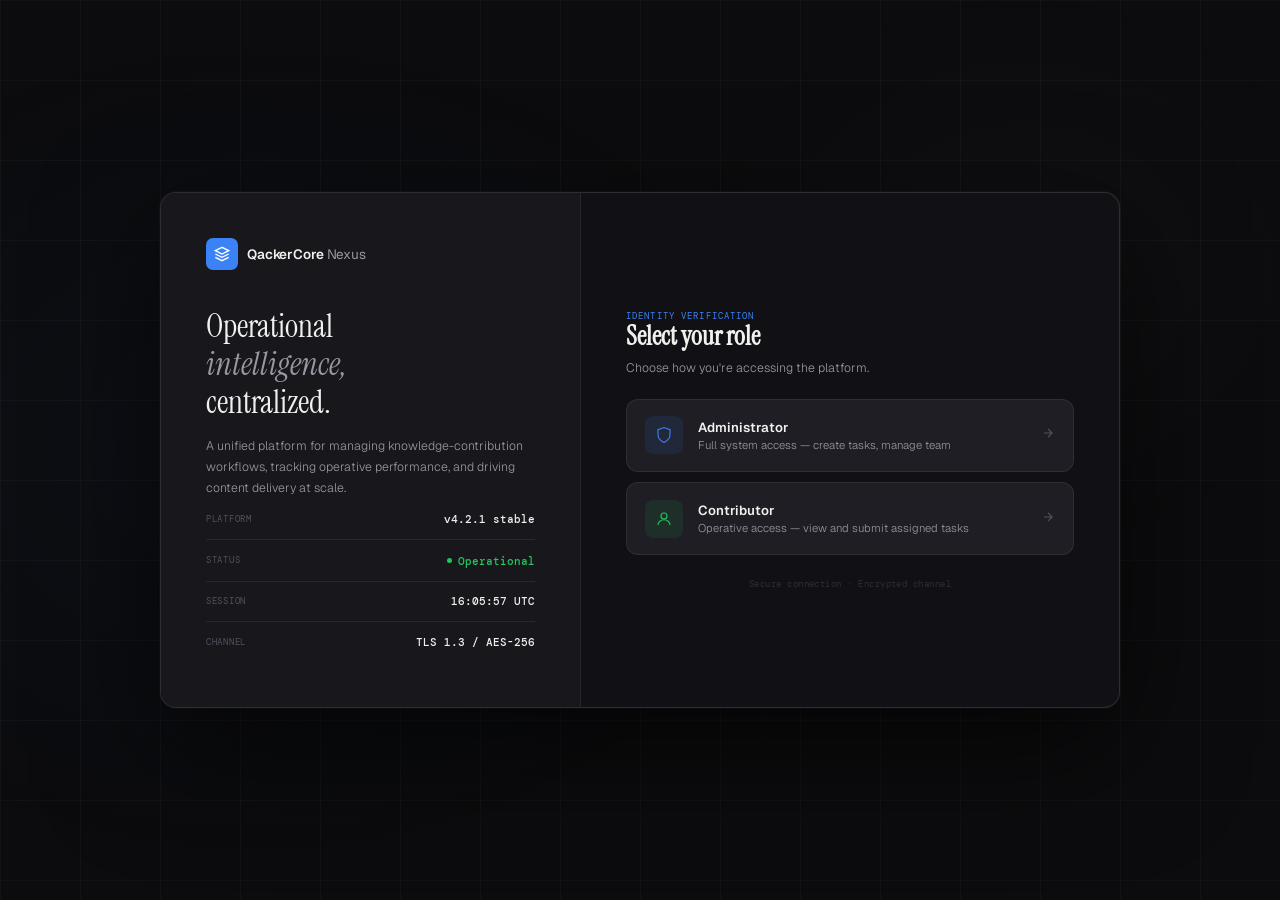
<file: index.html>
<!DOCTYPE html>
<html lang="en">

<head>
    <meta charset="UTF-8">
    <meta name="viewport" content="width=device-width, initial-scale=1.0">
    <title>QackerCore — Login</title>
    <link rel="preconnect" href="https://fonts.googleapis.com">
    <link
        href="https://fonts.googleapis.com/css2?family=Instrument+Serif:ital@0;1&family=DM+Mono:wght@300;400;500&family=Geist:wght@300;400;500;600&display=swap"
        rel="stylesheet">
    <link rel="stylesheet" href="index.css">
</head>

<body>

    <section id="login-page" class="page active">
        <div class="login-root">
            <div class="login-shell">

                <!-- Brand left -->
                <div class="login-brand">
                    <div class="brand-top">
                        <div class="brand-wordmark">
                            <div class="brand-icon">
                                <svg viewBox="0 0 24 24" fill="none" stroke="#fff" stroke-width="2" width="16"
                                    height="16">
                                    <path d="M12 2L2 7l10 5 10-5-10-5zM2 17l10 5 10-5M2 12l10 5 10-5" />
                                </svg>
                            </div>
                            <div class="brand-name">QackerCore <span>Nexus</span></div>
                        </div>
                        <div class="brand-headline">
                            Operational<br><em>intelligence,</em><br>centralized.
                        </div>
                        <p class="brand-desc" style="margin-top:1rem">
                            A unified platform for managing knowledge-contribution workflows, tracking operative
                            performance, and driving content delivery at scale.
                        </p>
                    </div>
                    <div class="brand-stats">
                        <div class="stat-row">
                            <span class="stat-label">PLATFORM</span>
                            <span class="stat-value">v4.2.1 stable</span>
                        </div>
                        <div class="stat-divider"></div>
                        <div class="stat-row">
                            <span class="stat-label">STATUS</span>
                            <span class="stat-value live">
                                <span class="live-indicator"><span class="live-dot"></span>Operational</span>
                            </span>
                        </div>
                        <div class="stat-divider"></div>
                        <div class="stat-row">
                            <span class="stat-label">SESSION</span>
                            <span class="stat-value" id="login-clock">—</span>
                        </div>
                        <div class="stat-divider"></div>
                        <div class="stat-row">
                            <span class="stat-label">CHANNEL</span>
                            <span class="stat-value">TLS 1.3 / AES-256</span>
                        </div>
                    </div>
                </div>

                <!-- Forms right -->
                <div class="login-forms-wrap">

                    <!-- Select role -->
                    <div id="form-select" class="form-state active">
                        <div>
                            <p class="form-kicker">Identity Verification</p>
                            <h2 class="form-heading">Select your role</h2>
                            <p class="form-sub" style="margin-top:0.5rem">Choose how you're accessing the platform.</p>
                        </div>
                        <div class="role-grid">
                            <button class="role-card admin-card" onclick="handleRoleSelect('admin')">
                                <div class="role-icon admin-icon">
                                    <svg viewBox="0 0 24 24" fill="none" stroke="currentColor" stroke-width="1.5"
                                        width="18" height="18">
                                        <path d="M12 22s8-4 8-10V5l-8-3-8 3v7c0 6 8 10 8 10z" />
                                    </svg>
                                </div>
                                <div class="role-info">
                                    <div class="role-title">Administrator</div>
                                    <div class="role-desc">Full system access — create tasks, manage team</div>
                                </div>
                                <div class="role-arrow">
                                    <svg viewBox="0 0 24 24" fill="none" stroke="currentColor" stroke-width="2"
                                        width="14" height="14">
                                        <path d="M5 12h14M12 5l7 7-7 7" />
                                    </svg>
                                </div>
                            </button>
                            <button class="role-card contrib-card" onclick="handleRoleSelect('contributor')">
                                <div class="role-icon contrib-icon">
                                    <svg viewBox="0 0 24 24" fill="none" stroke="currentColor" stroke-width="1.5"
                                        width="18" height="18">
                                        <circle cx="12" cy="8" r="4" />
                                        <path d="M4 20c0-4 3.6-7 8-7s8 3 8 7" />
                                    </svg>
                                </div>
                                <div class="role-info">
                                    <div class="role-title">Contributor</div>
                                    <div class="role-desc">Operative access — view and submit assigned tasks</div>
                                </div>
                                <div class="role-arrow">
                                    <svg viewBox="0 0 24 24" fill="none" stroke="currentColor" stroke-width="2"
                                        width="14" height="14">
                                        <path d="M5 12h14M12 5l7 7-7 7" />
                                    </svg>
                                </div>
                            </button>
                        </div>
                        <p class="hint-text">Secure connection · Encrypted channel</p>
                    </div>

                    <!-- Auth Choice form -->
                    <div id="form-auth-choice" class="form-state">
                        <button class="btn-back" onclick="showForm('select')">
                            <svg viewBox="0 0 24 24" fill="none" stroke="currentColor" stroke-width="2" width="12"
                                height="12">
                                <path d="M19 12H5M12 5l-7 7 7 7" />
                            </svg>
                            Back
                        </button>
                        <div style="margin-top:2rem">
                            <p class="form-kicker" id="choice-kicker">Role</p>
                            <h2 class="form-heading">Authentication</h2>
                            <p class="form-sub" style="margin-top:0.5rem">Select your method of access.</p>
                        </div>
                        <div class="input-stack" style="margin-top:2rem;">
                            <button class="btn-primary btn-blue" onclick="showForm('signup-google')">
                                Create an account
                                <svg viewBox="0 0 24 24" fill="none" stroke="currentColor" stroke-width="2" width="14"
                                    height="14">
                                    <path d="M5 12h14M12 5l7 7-7 7" />
                                </svg>
                            </button>
                            <button class="btn-primary"
                                style="background:var(--bg-2);color:var(--text);border:1px solid var(--border-light)"
                                onclick="showFormForRole()">
                                Already have an account? Sign in
                            </button>
                        </div>
                    </div>

                    <!-- Google Signup form -->
                    <div id="form-signup-google" class="form-state">
                        <button class="btn-back" onclick="showForm('auth-choice')">
                            <svg viewBox="0 0 24 24" fill="none" stroke="currentColor" stroke-width="2" width="12"
                                height="12">
                                <path d="M19 12H5M12 5l-7 7 7 7" />
                            </svg>
                            Back
                        </button>
                        <div style="margin-top:2rem">
                            <p class="form-kicker">Create Account</p>
                            <h2 class="form-heading">Sign Up</h2>
                            <p class="form-sub" style="margin-top:0.5rem">Link your Google account for secure access.
                            </p>
                        </div>
                        <button class="btn-primary"
                            style="background:#fff;color:#000;border:1px solid #ddd;margin-top:2.5rem;display:flex;align-items:center;justify-content:center;gap:0.5rem"
                            onclick="linkGoogleAccount(this)">
                            <svg viewBox="0 0 24 24" width="18" height="18" xmlns="http://www.w3.org/2000/svg">
                                <path
                                    d="M22.56 12.25c0-.78-.07-1.53-.2-2.25H12v4.26h5.92c-.26 1.37-1.04 2.53-2.21 3.31v2.77h3.57c2.08-1.92 3.28-4.74 3.28-8.09z"
                                    fill="#4285F4" />
                                <path
                                    d="M12 23c2.97 0 5.46-.98 7.28-2.66l-3.57-2.77c-.98.66-2.23 1.06-3.71 1.06-2.86 0-5.29-1.93-6.16-4.53H2.18v2.84C3.99 20.53 7.7 23 12 23z"
                                    fill="#34A853" />
                                <path
                                    d="M5.84 14.09c-.22-.66-.35-1.36-.35-2.09s.13-1.43.35-2.09V7.07H2.18C1.43 8.55 1 10.22 1 12s.43 3.45 1.18 4.93l2.85-2.22.81-.62z"
                                    fill="#FBBC05" />
                                <path
                                    d="M12 5.38c1.62 0 3.06.56 4.21 1.64l3.15-3.15C17.45 2.09 14.97 1 12 1 7.7 1 3.99 3.47 2.18 7.07l3.66 2.84c.87-2.6 3.3-4.53 6.16-4.53z"
                                    fill="#EA4335" />
                            </svg>
                            <span class="btn-text">Sign in with Google</span>
                        </button>
                    </div>

                    <!-- Admin form -->
                    <div id="form-admin" class="form-state">
                        <button class="btn-back" onclick="showForm('auth-choice')">
                            <svg viewBox="0 0 24 24" fill="none" stroke="currentColor" stroke-width="2" width="12"
                                height="12">
                                <path d="M19 12H5M12 5l-7 7 7 7" />
                            </svg>
                            Back
                        </button>
                        <div>
                            <p class="form-kicker">Administrator</p>
                            <h2 class="form-heading">Sign in</h2>
                        </div>
                        <div class="input-stack">
                            <div class="field">
                                <label class="field-label">Email</label>
                                <input type="email" id="admin-email" class="field-input" placeholder="admin@qacker.io"
                                    value="admin@qacker.io">
                            </div>
                            <div class="field">
                                <label class="field-label">Password</label>
                                <input type="password" id="admin-pass" class="field-input" placeholder="Password"
                                    value="admin123">
                            </div>
                        </div>
                        <button class="btn-primary btn-blue" onclick="loginAs('admin')">
                            Continue
                            <svg viewBox="0 0 24 24" fill="none" stroke="currentColor" stroke-width="2" width="14"
                                height="14">
                                <path d="M5 12h14M12 5l7 7-7 7" />
                            </svg>
                        </button>
                        <div style="margin:1.5rem 0">
                            <button class="btn-primary"
                                style="background:#fff;color:#000;border:1px solid #ddd;display:none;align-items:center;justify-content:center;gap:0.5rem"
                                id="google-login-admin" onclick="loginWithGoogle('admin')">
                                <svg viewBox="0 0 24 24" width="18" height="18" xmlns="http://www.w3.org/2000/svg">
                                    <path
                                        d="M22.56 12.25c0-.78-.07-1.53-.2-2.25H12v4.26h5.92c-.26 1.37-1.04 2.53-2.21 3.31v2.77h3.57c2.08-1.92 3.28-4.74 3.28-8.09z"
                                        fill="#4285F4" />
                                    <path
                                        d="M12 23c2.97 0 5.46-.98 7.28-2.66l-3.57-2.77c-.98.66-2.23 1.06-3.71 1.06-2.86 0-5.29-1.93-6.16-4.53H2.18v2.84C3.99 20.53 7.7 23 12 23z"
                                        fill="#34A853" />
                                    <path
                                        d="M5.84 14.09c-.22-.66-.35-1.36-.35-2.09s.13-1.43.35-2.09V7.07H2.18C1.43 8.55 1 10.22 1 12s.43 3.45 1.18 4.93l2.85-2.22.81-.62z"
                                        fill="#FBBC05" />
                                    <path
                                        d="M12 5.38c1.62 0 3.06.56 4.21 1.64l3.15-3.15C17.45 2.09 14.97 1 12 1 7.7 1 3.99 3.47 2.18 7.07l3.66 2.84c.87-2.6 3.3-4.53 6.16-4.53z"
                                        fill="#EA4335" />
                                </svg>
                                Login with Google
                            </button>
                        </div>
                        <p class="hint-text">Demo: admin@qacker.io / admin123</p>
                    </div>

                    <!-- Contributor form -->
                    <div id="form-contributor" class="form-state">
                        <button class="btn-back" onclick="showForm('auth-choice')">
                            <svg viewBox="0 0 24 24" fill="none" stroke="currentColor" stroke-width="2" width="12"
                                height="12">
                                <path d="M19 12H5M12 5l-7 7 7 7" />
                            </svg>
                            Back
                        </button>
                        <div>
                            <p class="form-kicker">Contributor</p>
                            <h2 class="form-heading">Enter pass key</h2>
                        </div>
                        <div class="field">
                            <label class="field-label">Operative Pass Key</label>
                            <input type="text" id="contrib-key" class="field-input contrib-style"
                                placeholder="XXXX-XXXX-XXXX" maxlength="14" value="C001-NOVA-2025">
                        </div>
                        <button class="btn-primary btn-green" onclick="loginAs('contributor')">
                            Authenticate
                            <svg viewBox="0 0 24 24" fill="none" stroke="currentColor" stroke-width="2" width="14"
                                height="14">
                                <path d="M5 12h14M12 5l7 7-7 7" />
                            </svg>
                        </button>
                        <div style="margin:1.5rem 0">
                            <button class="btn-primary"
                                style="background:#fff;color:#000;border:1px solid #ddd;display:none;align-items:center;justify-content:center;gap:0.5rem"
                                id="google-login-contributor" onclick="loginWithGoogle('contributor')">
                                <svg viewBox="0 0 24 24" width="18" height="18" xmlns="http://www.w3.org/2000/svg">
                                    <path
                                        d="M22.56 12.25c0-.78-.07-1.53-.2-2.25H12v4.26h5.92c-.26 1.37-1.04 2.53-2.21 3.31v2.77h3.57c2.08-1.92 3.28-4.74 3.28-8.09z"
                                        fill="#4285F4" />
                                    <path
                                        d="M12 23c2.97 0 5.46-.98 7.28-2.66l-3.57-2.77c-.98.66-2.23 1.06-3.71 1.06-2.86 0-5.29-1.93-6.16-4.53H2.18v2.84C3.99 20.53 7.7 23 12 23z"
                                        fill="#34A853" />
                                    <path
                                        d="M5.84 14.09c-.22-.66-.35-1.36-.35-2.09s.13-1.43.35-2.09V7.07H2.18C1.43 8.55 1 10.22 1 12s.43 3.45 1.18 4.93l2.85-2.22.81-.62z"
                                        fill="#FBBC05" />
                                    <path
                                        d="M12 5.38c1.62 0 3.06.56 4.21 1.64l3.15-3.15C17.45 2.09 14.97 1 12 1 7.7 1 3.99 3.47 2.18 7.07l3.66 2.84c.87-2.6 3.3-4.53 6.16-4.53z"
                                        fill="#EA4335" />
                                </svg>
                                Login with Google
                            </button>
                        </div>
                        <p class="hint-text">Demo: C001-NOVA-2025</p>
                    </div>

                </div>
            </div>
        </div>
    </section>

    <!-- Toast -->
    <div class="toast" id="toast">
        <span class="toast-icon" id="toast-icon"></span>
        <span id="toast-msg"></span>
    </div>

    <script src="firebase.js"></script>
    <script src="auth.js"></script>
</body>

</html>
</file>
<file: index.css>
/* ═══════════════════════════════════════════
   DESIGN TOKENS
═══════════════════════════════════════════ */
:root {
    --bg: #0c0c0e;
    --bg-1: #111115;
    --bg-2: #17171c;
    --bg-3: #1e1e24;
    --surface: #232329;
    --surface-2: #2a2a32;
    --border: rgba(255, 255, 255, 0.07);
    --border-2: rgba(255, 255, 255, 0.12);
    --border-light: rgba(255, 255, 255, 0.10);

    --blue: #3b82f6;
    --blue-dim: rgba(59, 130, 246, 0.1);
    --blue-glow: rgba(59, 130, 246, 0.25);

    --green: #22c55e;
    --green-dim: rgba(34, 197, 94, 0.1);
    --red: #ef4444;
    --red-dim: rgba(239, 68, 68, 0.1);
    --amber: #f59e0b;
    --amber-dim: rgba(245, 158, 11, 0.1);

    --text: #f1f0ee;
    --text-2: #9898a3;
    --text-3: #52525e;
    --text-4: #2e2e36;

    --f-serif: 'Instrument Serif', Georgia, serif;
    --f-sans: 'Geist', system-ui, sans-serif;
    --f-mono: 'DM Mono', 'Courier New', monospace;

    --r: 8px;
    --r-lg: 12px;
    --r-xl: 16px;
}

/* ═══════════════════════════════════════════
   RESET & BASE
═══════════════════════════════════════════ */
*,
*::before,
*::after {
    margin: 0;
    padding: 0;
    box-sizing: border-box;
}

html {
    font-size: 15px;
    -webkit-font-smoothing: antialiased;
}

body {
    background: var(--bg);
    color: var(--text);
    font-family: var(--f-sans);
    overflow-x: hidden;
}

::-webkit-scrollbar {
    width: 4px;
    height: 4px;
}

::-webkit-scrollbar-track {
    background: transparent;
}

::-webkit-scrollbar-thumb {
    background: var(--border-2);
    border-radius: 2px;
}

input,
select,
textarea,
button {
    font-family: inherit;
}

a {
    text-decoration: none;
    color: inherit;
}

/* ═══════════════════════════════════════════
   PAGE ROUTING
═══════════════════════════════════════════ */
.page {
    display: none;
}

.page.active {
    display: block;
}

/* ═══════════════════════════════════════════
   ████ LOGIN PAGE
═══════════════════════════════════════════ */
#login-page.active {
    display: flex;
    min-height: 100vh;
    align-items: center;
    justify-content: center;
}

.login-root {
    position: relative;
    width: 100%;
    min-height: 100vh;
    display: flex;
    align-items: center;
    justify-content: center;
    padding: 2rem;
}

.login-root::before {
    content: '';
    position: fixed;
    inset: 0;
    background:
        radial-gradient(ellipse 800px 600px at 20% 50%, rgba(59, 130, 246, 0.04) 0%, transparent 70%),
        radial-gradient(ellipse 600px 500px at 80% 30%, rgba(255, 255, 255, 0.02) 0%, transparent 60%);
    pointer-events: none;
}

.login-root::after {
    content: '';
    position: fixed;
    inset: 0;
    background-image:
        linear-gradient(var(--border) 1px, transparent 1px),
        linear-gradient(90deg, var(--border) 1px, transparent 1px);
    background-size: 80px 80px;
    opacity: 0.4;
    pointer-events: none;
}

.login-shell {
    position: relative;
    z-index: 10;
    width: 100%;
    max-width: 960px;
    display: grid;
    grid-template-columns: 420px 1fr;
    background: var(--bg-1);
    border: 1px solid var(--border-2);
    border-radius: var(--r-xl);
    overflow: hidden;
    box-shadow: 0 40px 120px rgba(0, 0, 0, 0.6), 0 0 0 1px rgba(255, 255, 255, 0.03);
}

/* — Left brand panel — */
.login-brand {
    background: var(--bg-2);
    border-right: 1px solid var(--border);
    padding: 3rem;
    display: flex;
    flex-direction: column;
    justify-content: space-between;
}



.brand-wordmark {
    display: flex;
    align-items: center;
    gap: 0.6rem;
    margin-bottom: 2.5rem;
}

.brand-icon {
    width: 32px;
    height: 32px;
    background: var(--blue);
    border-radius: 7px;
    display: flex;
    align-items: center;
    justify-content: center;
}

.brand-name {
    font-family: var(--f-sans);
    font-size: 0.9rem;
    font-weight: 600;
    letter-spacing: -0.01em;
    color: var(--text);
}

.brand-name span {
    color: var(--text-2);
    font-weight: 400;
}

.brand-headline {
    font-family: var(--f-serif);
    font-size: 2.1rem;
    line-height: 1.2;
    color: var(--text);
    margin-bottom: 1rem;
}

.brand-headline em {
    font-style: italic;
    color: var(--text-2);
}

.brand-desc {
    font-size: 0.82rem;
    font-weight: 300;
    color: var(--text-2);
    line-height: 1.7;
}

.brand-stats {
    display: flex;
    flex-direction: column;
    gap: 0;
}

.stat-divider {
    height: 1px;
    background: var(--border);
    margin: 0;
}

.stat-row {
    display: flex;
    justify-content: space-between;
    align-items: center;
    padding: 0.85rem 0;
}

.stat-label {
    font-family: var(--f-mono);
    font-size: 0.62rem;
    color: var(--text-3);
    letter-spacing: 0.08em;
}

.stat-value {
    font-family: var(--f-mono);
    font-size: 0.72rem;
    color: var(--text);
    font-weight: 500;
}

.stat-value.live {
    color: var(--green);
}

.live-indicator {
    display: inline-flex;
    align-items: center;
    gap: 0.4rem;
}

.live-dot {
    width: 5px;
    height: 5px;
    border-radius: 50%;
    background: var(--green);
    animation: pulse 2s ease-in-out infinite;
}

@keyframes pulse {

    0%,
    100% {
        opacity: 1
    }

    50% {
        opacity: 0.3
    }
}

/* — Right forms panel — */
.login-forms-wrap {
    padding: 3rem;
    display: flex;
    flex-direction: column;
    justify-content: center;
}

.form-state {
    display: none;
    flex-direction: column;
    gap: 1.5rem;
}

.form-state.active {
    display: flex;
}

.form-kicker {
    font-family: var(--f-mono);
    font-size: 0.62rem;
    letter-spacing: 0.12em;
    text-transform: uppercase;
    color: var(--blue);
}

.form-heading {
    font-family: var(--f-serif);
    font-size: 1.7rem;
    line-height: 1.2;
    color: var(--text);
}

.form-sub {
    font-size: 0.82rem;
    font-weight: 300;
    color: var(--text-2);
    margin-top: -0.8rem;
}

/* Role select buttons */
.role-grid {
    display: flex;
    flex-direction: column;
    gap: 0.7rem;
}

.role-card {
    display: flex;
    align-items: center;
    gap: 1rem;
    padding: 1.1rem 1.2rem;
    background: var(--bg-3);
    border: 1px solid var(--border);
    border-radius: var(--r-lg);
    cursor: pointer;
    transition: all 0.2s ease;
    text-align: left;
}

.role-card:hover {
    border-color: var(--border-2);
    background: var(--surface);
}

.role-card.admin-card:hover {
    border-color: rgba(59, 130, 246, 0.4);
}

.role-card.contrib-card:hover {
    border-color: rgba(34, 197, 94, 0.4);
}

.role-icon {
    width: 38px;
    height: 38px;
    border-radius: var(--r);
    display: flex;
    align-items: center;
    justify-content: center;
    flex-shrink: 0;
}

.admin-icon {
    background: var(--blue-dim);
    color: var(--blue);
}

.contrib-icon {
    background: var(--green-dim);
    color: var(--green);
}

.role-info {
    flex: 1;
}

.role-title {
    font-size: 0.88rem;
    font-weight: 600;
    color: var(--text);
    margin-bottom: 0.15rem;
}

.role-desc {
    font-size: 0.75rem;
    font-weight: 300;
    color: var(--text-2);
}

.role-arrow {
    color: var(--text-3);
    transition: transform 0.2s, color 0.2s;
}

.role-card:hover .role-arrow {
    transform: translateX(3px);
    color: var(--text-2);
}

/* Inputs */
.input-stack {
    display: flex;
    flex-direction: column;
    gap: 0.9rem;
}

.field {
    display: flex;
    flex-direction: column;
    gap: 0.4rem;
}

.field-label {
    font-family: var(--f-mono);
    font-size: 0.6rem;
    letter-spacing: 0.1em;
    text-transform: uppercase;
    color: var(--text-3);
}

.field-input {
    padding: 0.72rem 0.9rem;
    background: var(--bg-3);
    border: 1px solid var(--border);
    border-radius: var(--r);
    color: var(--text);
    font-size: 0.88rem;
    font-weight: 400;
    outline: none;
    transition: border-color 0.2s, box-shadow 0.2s;
}

.field-input:focus {
    border-color: rgba(59, 130, 246, 0.5);
    box-shadow: 0 0 0 3px rgba(59, 130, 246, 0.1);
}

.field-input::placeholder {
    color: var(--text-4);
}

.field-input.contrib-style {
    font-family: var(--f-mono);
    font-size: 1.1rem;
    letter-spacing: 0.3em;
    text-align: center;
    color: var(--green);
}

.field-input.contrib-style:focus {
    border-color: rgba(34, 197, 94, 0.4);
    box-shadow: 0 0 0 3px rgba(34, 197, 94, 0.08);
}

/* Buttons */
.btn-primary {
    padding: 0.75rem 1.2rem;
    border: none;
    border-radius: var(--r);
    font-size: 0.85rem;
    font-weight: 600;
    cursor: pointer;
    transition: all 0.2s;
    display: flex;
    align-items: center;
    justify-content: center;
    gap: 0.6rem;
}

.btn-blue {
    background: var(--blue);
    color: #fff;
}

.btn-blue:hover {
    background: #5b99f7;
    box-shadow: 0 4px 16px rgba(59, 130, 246, 0.3);
    transform: translateY(-1px);
}

.btn-green {
    background: var(--green);
    color: #fff;
}

.btn-green:hover {
    background: #4ade80;
    box-shadow: 0 4px 16px rgba(34, 197, 94, 0.3);
    transform: translateY(-1px);
}

.btn-back {
    display: inline-flex;
    align-items: center;
    gap: 0.4rem;
    background: none;
    border: none;
    font-family: var(--f-mono);
    font-size: 0.62rem;
    letter-spacing: 0.08em;
    text-transform: uppercase;
    color: var(--text-3);
    cursor: pointer;
    transition: color 0.2s;
    padding: 0;
}

.btn-back:hover {
    color: var(--text-2);
}

.hint-text {
    font-family: var(--f-mono);
    font-size: 0.62rem;
    color: var(--text-4);
    text-align: center;
    letter-spacing: 0.05em;
}

/* ═══════════════════════════════════════════
   TOAST
═══════════════════════════════════════════ */
.toast {
    position: fixed;
    bottom: 1.5rem;
    right: 1.5rem;
    z-index: 999;
    padding: 0.7rem 1rem;
    background: var(--bg-2);
    border: 1px solid var(--border-2);
    border-radius: var(--r-lg);
    font-size: 0.8rem;
    color: var(--text);
    box-shadow: 0 8px 32px rgba(0, 0, 0, 0.4);
    transform: translateY(80px);
    opacity: 0;
    transition: all 0.3s cubic-bezier(0.23, 1, 0.32, 1);
    display: flex;
    align-items: center;
    gap: 0.6rem;
    max-width: 320px;
    pointer-events: none;
}

.toast.show {
    transform: translateY(0);
    opacity: 1;
}

.toast.ok {
    border-color: rgba(34, 197, 94, 0.3);
}

.toast.ok .toast-icon {
    color: var(--green);
}

.toast.err {
    border-color: rgba(239, 68, 68, 0.3);
}

.toast.err .toast-icon {
    color: var(--red);
}

.toast-icon {
    flex-shrink: 0;
}

/* ═══════════════════════════════════════════
   RESPONSIVE
═══════════════════════════════════════════ */
@media (max-width: 1024px) {
    .login-shell {
        grid-template-columns: 1fr;
        max-width: 480px;
    }

    .login-brand {
        display: none;
    }
}

@media (max-width: 480px) {
    .login-forms-wrap {
        padding: 2rem 1.5rem;
    }

    .form-heading {
        font-size: 1.4rem;
    }

    .toast {
        left: 1rem;
        right: 1rem;
        max-width: unset;
    }
}
</file>
